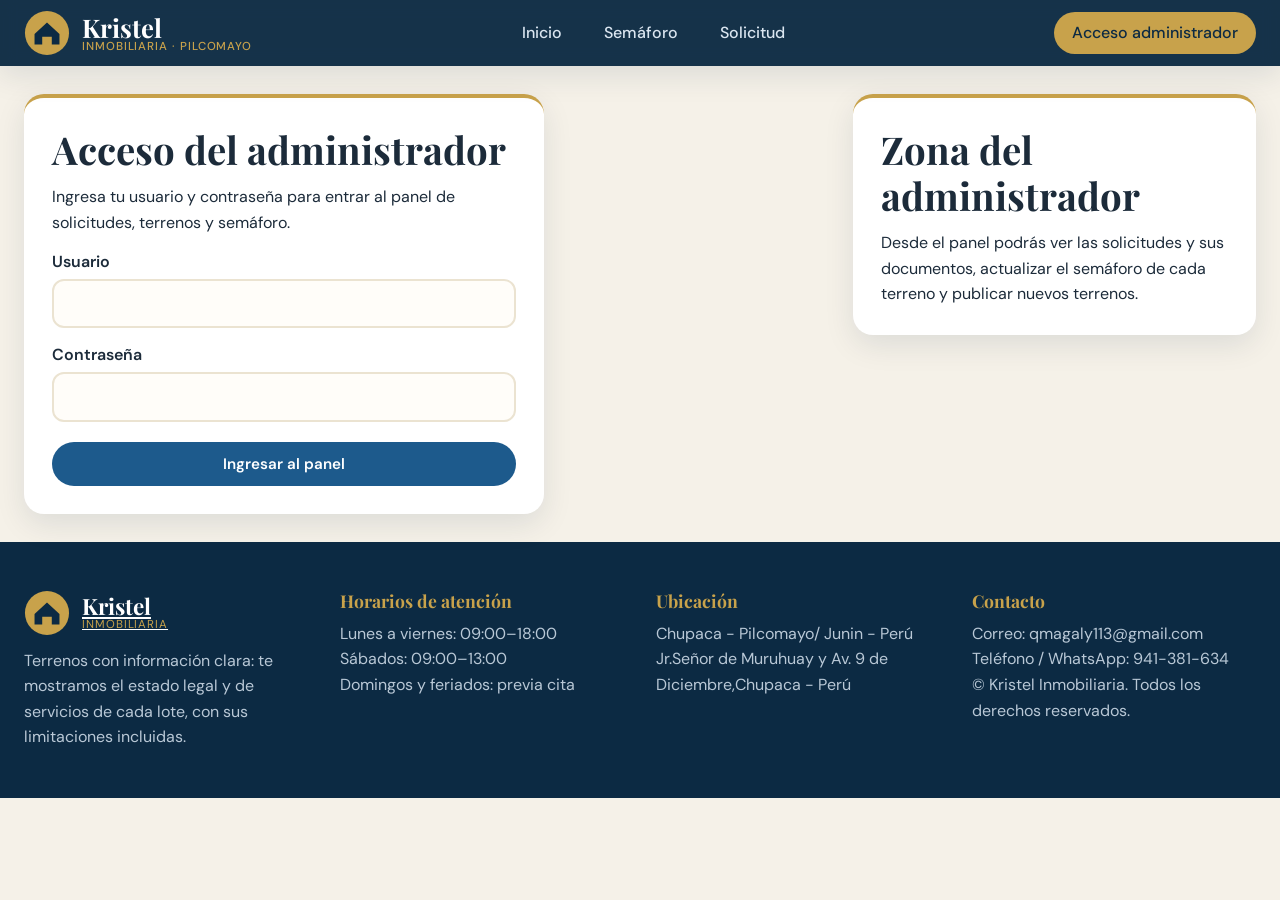
<file: admin.html>
<!doctype html>
<html lang="es">
  <head>
    <meta charset="UTF-8" />
    <meta name="viewport" content="width=device-width, initial-scale=1.0" />
    <title>Panel admin | Kristel Inmobiliaria</title>
    <link rel="preconnect" href="https://fonts.googleapis.com" />
    <link href="https://fonts.googleapis.com/css2?family=DM+Sans:wght@400;500;600;700&family=Playfair+Display:wght@600;700&display=swap" rel="stylesheet" />
    <!-- base.css = estilos comunes · admin.css = estilos solo de esta página -->
    <link rel="stylesheet" href="base.css" />
    <link rel="stylesheet" href="admin.css" />
  </head>
  <body>
    <!-- HEADER: parte superior de la web, con el nav dentro -->
    <header>
      <nav>
        <a class="marca" href="index.html">
          <svg class="logo" viewBox="0 0 48 48" aria-hidden="true"><circle cx="24" cy="24" r="23" fill="#c8a24b"/><path d="M11 25 24 13l13 12v11h-8v-8h-10v8h-8z" fill="#0c2a43"/></svg>
          <span class="marca-texto"><strong>Kristel</strong><small>Inmobiliaria · Pilcomayo</small></span>
        </a>
        <ul>
          <li><a class="activo" href="admin.html">Panel admin</a></li><li><a href="index.html">Ver la web</a></li>
        </ul>
        <ul>
          <li><button type="button" id="btn-salir" class="claro">Cerrar sesión</button></li>
        </ul>
      </nav>
    </header>

    <div class="contenedor">
      <main>
        <section>
          <article class="resumen">
            <div class="dato"><span>Solicitudes recibidas</span><strong id="n-solicitudes">0</strong></div>
            <div class="dato"><span>Solicitudes atendidas</span><strong id="n-atendidas">0</strong></div>
            <div class="dato"><span>Terrenos publicados</span><strong id="n-terrenos">0</strong></div>
            <div class="dato"><span>Totalmente verificados</span><strong id="n-verificados">0</strong></div>
          </article>

          <article>
            <h1>Solicitudes de clientes</h1>
            <div class="scroll">
              <table>
                <thead><tr><th>N°</th><th>Cliente</th><th>Terrenos</th><th>Atención</th><th>Documentos</th><th>Estado</th></tr></thead>
                <tbody id="tabla-solicitudes"></tbody>
              </table>
            </div>
          </article>

          <article>
            <h1>Terrenos publicados</h1>
            <div class="scroll">
              <table>
                <thead><tr><th>Terreno</th><th>Precio</th><th>Semáforo</th><th>Docs</th><th></th></tr></thead>
                <tbody id="tabla-terrenos"></tbody>
              </table>
            </div>
          </article>

          <article>
            <h1>Semáforo de un terreno</h1>
            <p>Cambia el color de cada rubro y anota el número de expediente y el plazo estimado. Se actualiza en la web al instante.</p>
            <form id="form-semaforo">
              <label for="sem-terreno">Terreno</label>
              <select id="sem-terreno"></select>
              <div id="filas-semaforo"></div>
              <button type="submit" class="dorado">Guardar semáforo</button>
            </form>
          </article>

          <article>
            <h1>Documentos de los terrenos</h1>
            <p>Sube el título, planos o constancias (PDF, JPG o PNG de hasta 1 MB). Los clientes podrán descargarlos desde el detalle del terreno.</p>
            <form id="form-doc" class="fila-form">
              <div><label for="doc-terreno">Terreno</label><select id="doc-terreno"></select></div>
              <div><label for="doc-titulo">Tipo de documento</label>
                <select id="doc-titulo">
                  <option>Título de propiedad</option><option>Plano perimétrico</option>
                  <option>Certificado de parámetros urbanísticos</option><option>Constancia de agua</option>
                  <option>Constancia de luz</option><option>Constancia de desagüe</option><option>Otro</option>
                </select></div>
              <div style="grid-column:1/-1"><label for="doc-archivo">Archivo</label>
                <input type="file" id="doc-archivo" accept=".pdf,.jpg,.jpeg,.png" required /></div>
              <button type="submit" class="dorado">Subir documento</button>
            </form>
            <div class="scroll">
              <table>
                <thead><tr><th>Terreno</th><th>Documento</th><th></th></tr></thead>
                <tbody id="tabla-docs"></tbody>
              </table>
            </div>
          </article>
        </section>
      </main>

      <aside>
        <article>
          <h1>Añadir terreno</h1>
          <p>El terreno aparecerá en la página principal con todo el semáforo en rojo, hasta que lo actualices.</p>
          <form id="form-terreno">
            <label for="t-nombre">Nombre del terreno</label>
            <input type="text" id="t-nombre" required />
            <label for="t-categoria">Tipo</label>
            <select id="t-categoria"><option value="residencial">Residencial</option><option value="comercial">Comercial</option><option value="campestre">Campestre</option></select>
            <label for="t-area">Área (m²)</label>
            <input type="number" id="t-area" min="1" step="0.01" required />
            <label for="t-precio">Precio (S/.)</label>
            <input type="number" id="t-precio" min="1" step="0.01" required />
            <label for="t-ubicacion">Ubicación</label>
            <input type="text" id="t-ubicacion" value="Pilcomayo, Huancayo, Junín" required />
            <label for="t-descripcion">Descripción</label>
            <textarea id="t-descripcion" rows="3" required></textarea>
            <label for="t-limitaciones">Limitaciones (sé transparente)</label>
            <textarea id="t-limitaciones" rows="3" placeholder="Ej: no tiene desagüe aún"></textarea>
            <label for="t-imagen">Nombre de la imagen</label>
            <input type="text" id="t-imagen" placeholder="terreno5.jpg" />
            <small>Guarda la foto en <b>assets/terrenos/</b> y escribe aquí su nombre exacto.</small>
            <button type="submit">Guardar terreno</button>
          </form>
        </article>
      </aside>
    </div>

    <!-- FOOTER: contenido terciario -->
    <footer>
      <article>
        <a class="marca" href="index.html"><svg class="logo" viewBox="0 0 48 48" aria-hidden="true"><circle cx="24" cy="24" r="23" fill="#c8a24b"/><path d="M11 25 24 13l13 12v11h-8v-8h-10v8h-8z" fill="#0c2a43"/></svg><span class="marca-texto"><strong>Kristel</strong><small>Inmobiliaria</small></span></a>
        <p style="margin-top:12px">Terrenos con información clara: te mostramos el estado legal y de servicios de cada lote, con sus limitaciones incluidas.</p>
      </article>
      <article>
        <h2>Horarios de atención</h2>
        <p>Lunes a viernes: 09:00–18:00</p>
        <p>Sábados: 09:00–13:00</p>
        <p>Domingos y feriados: previa cita</p>
      </article>
      <article>
        <h2>Ubicación</h2>
        <p>Chupaca - Pilcomayo/ Junin - Perú</p>
        <p>Jr.Señor de Muruhuay y Av. 9 de Diciembre,Chupaca - Perú</p>
      </article>
      <article>
        <h2>Contacto</h2>
        <p>Correo: qmagaly113@gmail.com</p>
        <p>Teléfono / WhatsApp: 941-381-634</p>
        <p>&copy; Kristel Inmobiliaria. Todos los derechos reservados.</p>
      </article>
    <script src="datos.js"></script>
    <script src="admin.js"></script>
  </body>
</html>
</file>
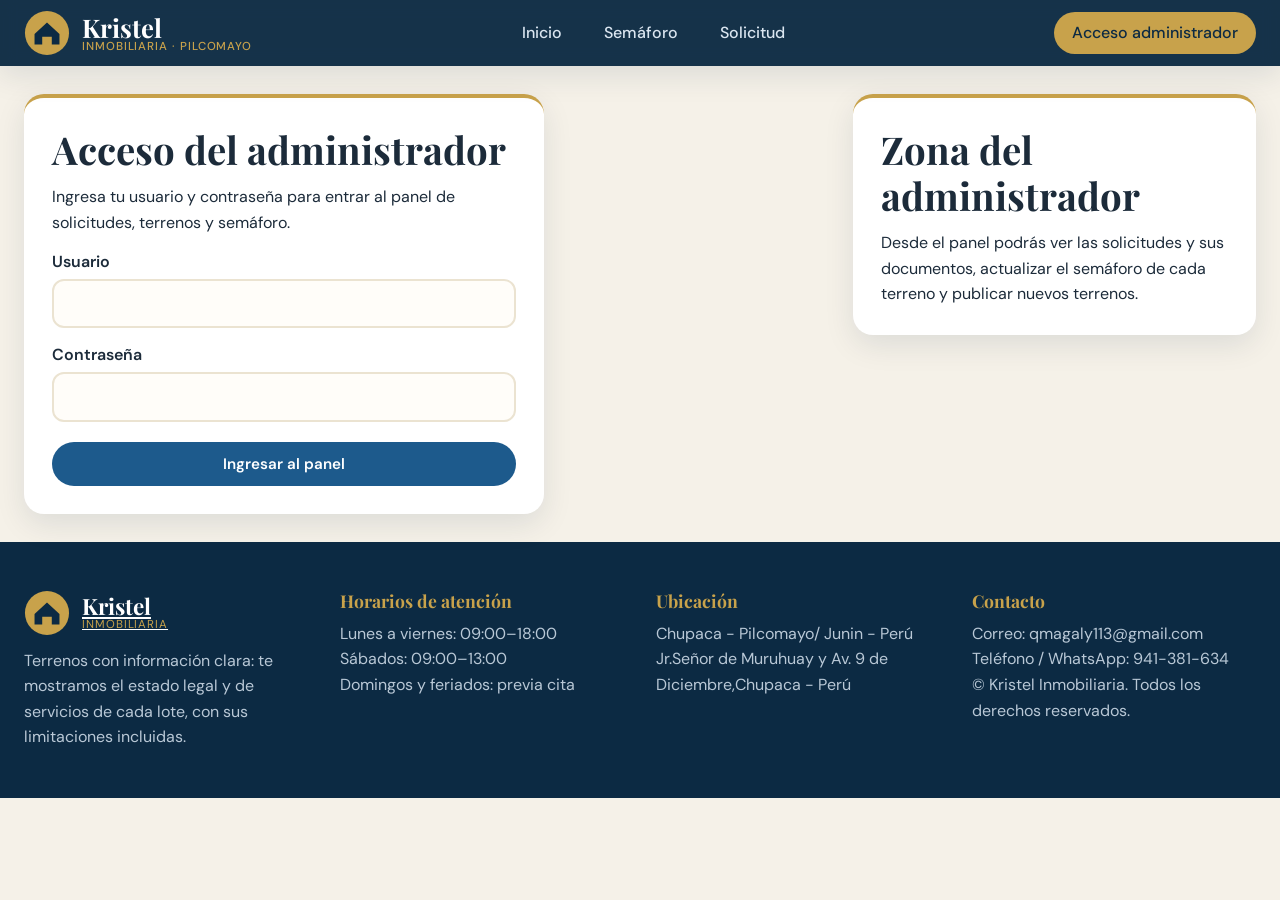
<file: ingreso.html>
<!doctype html>
<html lang="es">
  <head>
    <meta charset="UTF-8" />
    <meta name="viewport" content="width=device-width, initial-scale=1.0" />
    <title>Ingreso | Kristel Inmobiliaria</title>
    <link rel="preconnect" href="https://fonts.googleapis.com" />
    <link href="https://fonts.googleapis.com/css2?family=DM+Sans:wght@400;500;600;700&family=Playfair+Display:wght@600;700&display=swap" rel="stylesheet" />
    <!-- base.css = estilos comunes · ingreso.css = estilos solo de esta página -->
    <link rel="stylesheet" href="base.css" />
    <link rel="stylesheet" href="ingreso.css" />
  </head>
  <body>
    <!-- HEADER: parte superior de la web, con el nav dentro -->
    <header>
      <nav>
        <a class="marca" href="index.html">
          <svg class="logo" viewBox="0 0 48 48" aria-hidden="true"><circle cx="24" cy="24" r="23" fill="#c8a24b"/><path d="M11 25 24 13l13 12v11h-8v-8h-10v8h-8z" fill="#0c2a43"/></svg>
          <span class="marca-texto"><strong>Kristel</strong><small>Inmobiliaria · Pilcomayo</small></span>
        </a>
        <ul>
          <li><a href="index.html">Inicio</a></li><li><a href="semaforo.html">Semáforo</a></li><li><a href="solicitud.html">Solicitud</a></li>
        </ul>
        <ul>
          <li><a class="activo" href="ingreso.html">Acceso administrador</a></li>
        </ul>
      </nav>
    </header>

    <div class="contenedor">
      <main>
        <section>
          <article class="login">
            <h1>Acceso del administrador</h1>
            <p>Ingresa tu usuario y contraseña para entrar al panel de solicitudes, terrenos y semáforo.</p>
            <form id="form-login">
              <label for="correo">Usuario</label>
              <input type="text" id="correo" autocomplete="username" required />
              <label for="clave">Contraseña</label>
              <input type="password" id="clave" autocomplete="current-password" required />
              <p id="error" class="error" hidden>Usuario o contraseña incorrectos. Revisa los datos e inténtalo de nuevo.</p>
              <button type="submit">Ingresar al panel</button>
            </form>
          </article>
        </section>
      </main>
      <aside>
        <article>
          <h1>Zona del administrador</h1>
          <p>Desde el panel podrás ver las solicitudes y sus documentos, actualizar el semáforo de cada terreno y publicar nuevos terrenos.</p>
        </article>
      </aside>
    </div>

    <!-- FOOTER: contenido terciario -->
    <footer>
      <article>
        <a class="marca" href="index.html"><svg class="logo" viewBox="0 0 48 48" aria-hidden="true"><circle cx="24" cy="24" r="23" fill="#c8a24b"/><path d="M11 25 24 13l13 12v11h-8v-8h-10v8h-8z" fill="#0c2a43"/></svg><span class="marca-texto"><strong>Kristel</strong><small>Inmobiliaria</small></span></a>
        <p style="margin-top:12px">Terrenos con información clara: te mostramos el estado legal y de servicios de cada lote, con sus limitaciones incluidas.</p>
      </article>
      <article>
        <h2>Horarios de atención</h2>
        <p>Lunes a viernes: 09:00–18:00</p>
        <p>Sábados: 09:00–13:00</p>
        <p>Domingos y feriados: previa cita</p>
      </article>
      <article>
        <h2>Ubicación</h2>
        <p>Chupaca - Pilcomayo/ Junin - Perú</p>
        <p>Jr.Señor de Muruhuay y Av. 9 de Diciembre,Chupaca - Perú</p>
      </article>
      <article>
        <h2>Contacto</h2>
        <p>Correo: qmagaly113@gmail.com</p>
        <p>Teléfono / WhatsApp: 941-381-634</p>
        <p>&copy; Kristel Inmobiliaria. Todos los derechos reservados.</p>
      </article>
    </footer>
    <script src="datos.js"></script>
    <script src="ingreso.js"></script>
  </body>
</html>
</file>
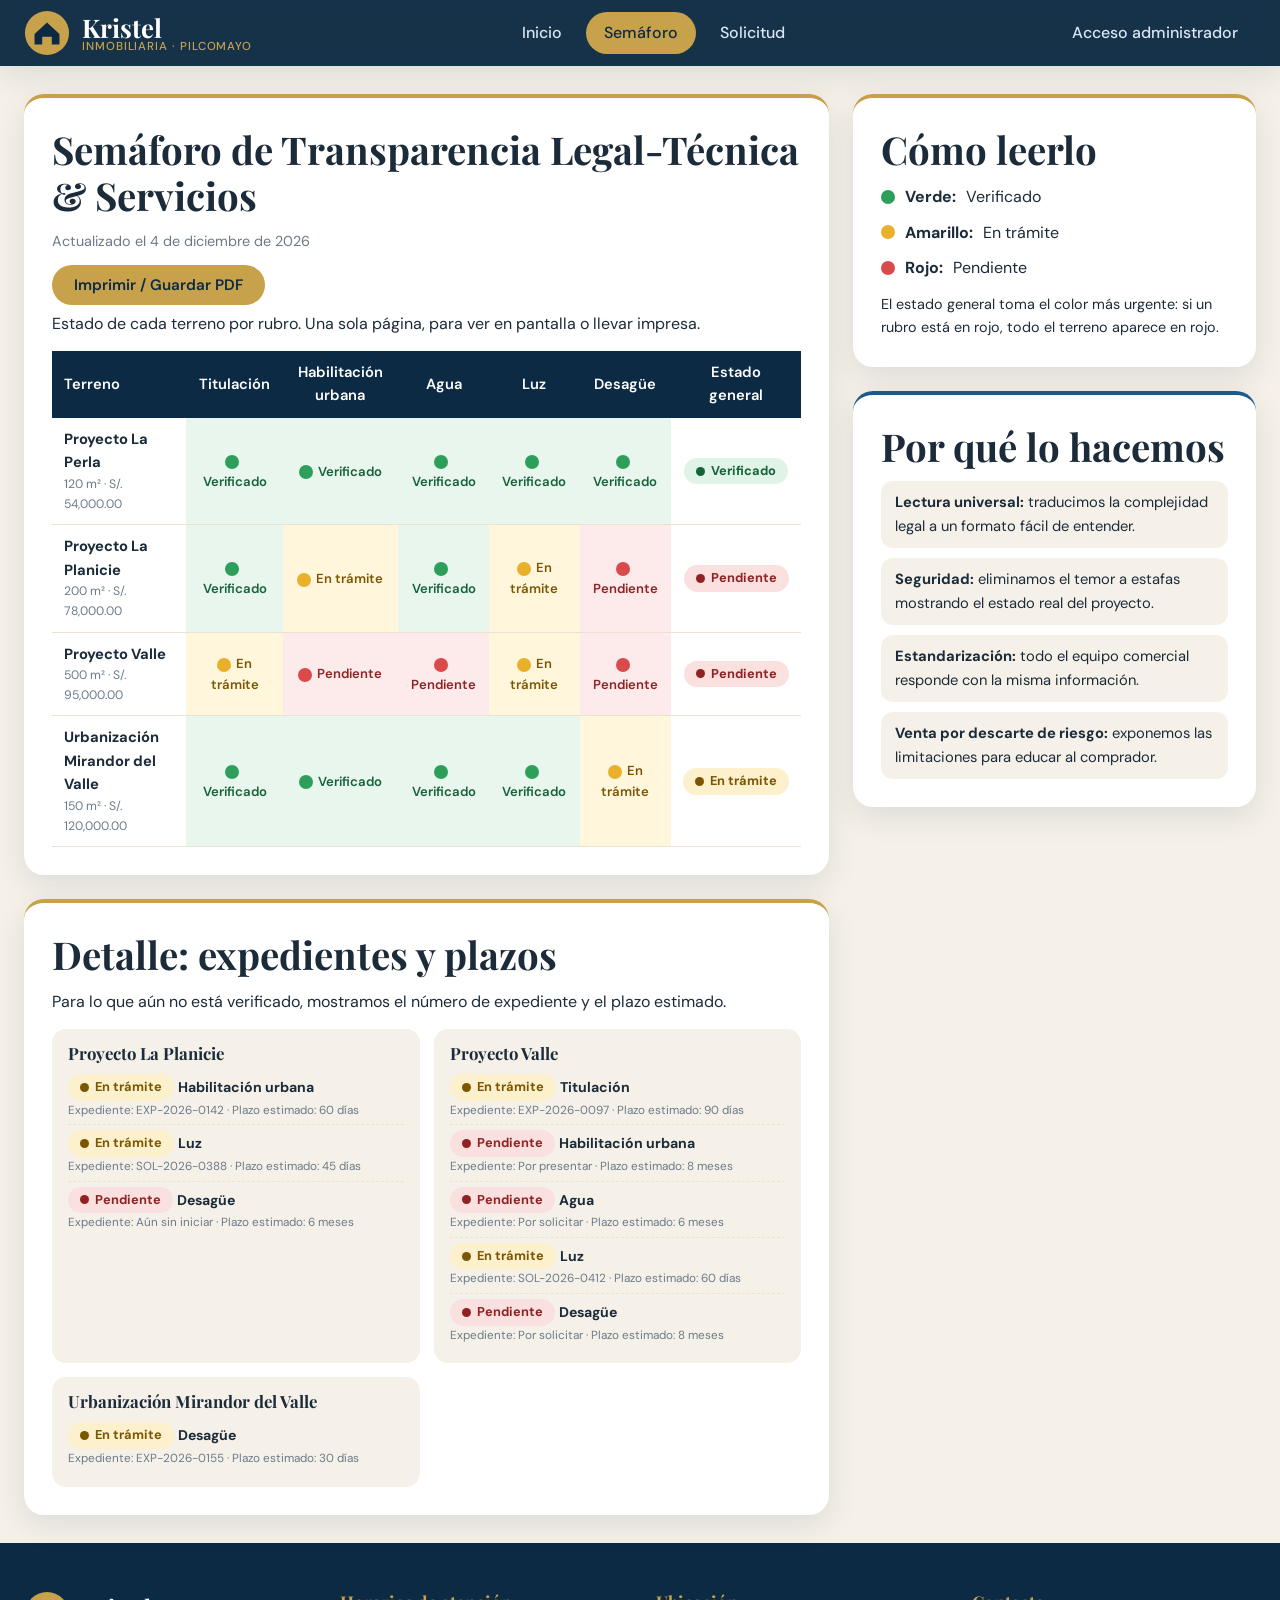
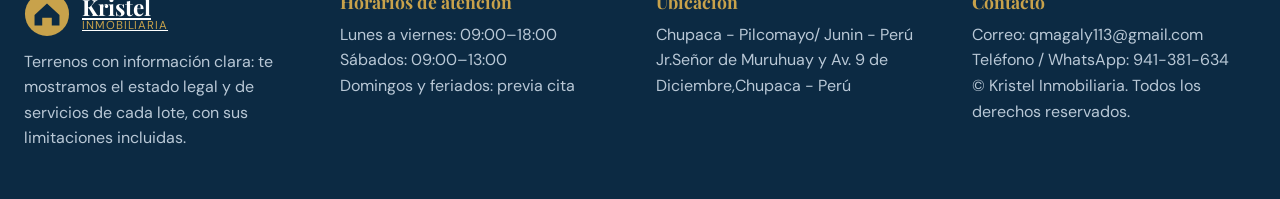
<file: semaforo.html>
<!doctype html>
<html lang="es">
  <head>
    <meta charset="UTF-8" />
    <meta name="viewport" content="width=device-width, initial-scale=1.0" />
    <title>Semáforo de transparencia | Kristel Inmobiliaria</title>
    <link rel="preconnect" href="https://fonts.googleapis.com" />
    <link href="https://fonts.googleapis.com/css2?family=DM+Sans:wght@400;500;600;700&family=Playfair+Display:wght@600;700&display=swap" rel="stylesheet" />
    <!-- base.css = estilos comunes · semaforo.css = estilos solo de esta página -->
    <link rel="stylesheet" href="base.css" />
    <link rel="stylesheet" href="semaforo.css" />
  </head>
  <body>
    <!-- HEADER: parte superior de la web, con el nav dentro -->
    <header>
      <nav>
        <a class="marca" href="index.html">
          <svg class="logo" viewBox="0 0 48 48" aria-hidden="true"><circle cx="24" cy="24" r="23" fill="#c8a24b"/><path d="M11 25 24 13l13 12v11h-8v-8h-10v8h-8z" fill="#0c2a43"/></svg>
          <span class="marca-texto"><strong>Kristel</strong><small>Inmobiliaria · Pilcomayo</small></span>
        </a>
        <ul>
          <li><a href="index.html">Inicio</a></li><li><a class="activo" href="semaforo.html">Semáforo</a></li><li><a href="solicitud.html">Solicitud</a></li>
        </ul>
        <ul>
          <li><a href="ingreso.html">Acceso administrador</a></li>
        </ul>
      </nav>
    </header>

    <div class="contenedor">
      <main>
        <section>
          <article>
            <div class="barra-dash">
              <div><h1>Semáforo de Transparencia Legal-Técnica &amp; Servicios</h1><p class="fecha-dash" id="fecha"></p></div>
              <button type="button" id="btn-imprimir" class="dorado no-imprimir">Imprimir / Guardar PDF</button>
            </div>
            <p>Estado de cada terreno por rubro. Una sola página, para ver en pantalla o llevar impresa.</p>
            <div class="scroll">
              <table class="tabla-sem">
                <thead><tr><th>Terreno</th><th>Titulación</th><th>Habilitación urbana</th><th>Agua</th><th>Luz</th><th>Desagüe</th><th>Estado general</th></tr></thead>
                <tbody id="tabla-semaforo"></tbody>
              </table>
            </div>
          </article>

          <article>
            <h1>Detalle: expedientes y plazos</h1>
            <p>Para lo que aún no está verificado, mostramos el número de expediente y el plazo estimado.</p>
            <div id="detalle-exp" class="detalle-grid"></div>
          </article>
        </section>
      </main>

      <aside>
        <article>
          <h1>Cómo leerlo</h1>
          <ul class="leyenda-v">
            <li><span class="punto verde"></span> <strong>Verde:</strong> Verificado</li>
            <li><span class="punto amarillo"></span> <strong>Amarillo:</strong> En trámite</li>
            <li><span class="punto rojo"></span> <strong>Rojo:</strong> Pendiente</li>
          </ul>
          <p style="margin-top:12px;font-size:.9rem">El estado general toma el color más urgente: si un rubro está en rojo, todo el terreno aparece en rojo.</p>
        </article>
        <article>
          <h1>Por qué lo hacemos</h1>
          <ul class="beneficios">
            <li><strong>Lectura universal:</strong> traducimos la complejidad legal a un formato fácil de entender.</li>
            <li><strong>Seguridad:</strong> eliminamos el temor a estafas mostrando el estado real del proyecto.</li>
            <li><strong>Estandarización:</strong> todo el equipo comercial responde con la misma información.</li>
            <li><strong>Venta por descarte de riesgo:</strong> exponemos las limitaciones para educar al comprador.</li>
          </ul>
        </article>
      </aside>
    </div>

    <!-- FOOTER: contenido terciario -->
    <footer>
      <article>
        <a class="marca" href="index.html"><svg class="logo" viewBox="0 0 48 48" aria-hidden="true"><circle cx="24" cy="24" r="23" fill="#c8a24b"/><path d="M11 25 24 13l13 12v11h-8v-8h-10v8h-8z" fill="#0c2a43"/></svg><span class="marca-texto"><strong>Kristel</strong><small>Inmobiliaria</small></span></a>
        <p style="margin-top:12px">Terrenos con información clara: te mostramos el estado legal y de servicios de cada lote, con sus limitaciones incluidas.</p>
      </article>
      <article>
        <h2>Horarios de atención</h2>
        <p>Lunes a viernes: 09:00–18:00</p>
        <p>Sábados: 09:00–13:00</p>
        <p>Domingos y feriados: previa cita</p>
      </article>
      <article>
        <h2>Ubicación</h2>
        <p>Chupaca - Pilcomayo/ Junin - Perú</p>
        <p>Jr.Señor de Muruhuay y Av. 9 de Diciembre,Chupaca - Perú</p>
      </article>
      <article>
        <h2>Contacto</h2>
        <p>Correo: qmagaly113@gmail.com</p>
        <p>Teléfono / WhatsApp: 941-381-634</p>
        <p>&copy; Kristel Inmobiliaria. Todos los derechos reservados.</p>
      </article>
    </footer>
    <script src="datos.js"></script>
    <script src="semaforo.js"></script>
  </body>
</html>
</file>
<file: base.css>
/* ============================================================
   base.css → estilos comunes de TODAS las páginas de Kristel:
   colores, tipografía, header/nav, footer, botones, formularios,
   etiquetas del semáforo y la estructura HTML5
   (header → .contenedor[main + aside] → footer).
   ============================================================ */

:root {
  /* Paleta inmobiliaria: azul marino (confianza) + dorado (calidad) + arena (calidez) */
  --marino:#0c2a43;      /* header, footer y títulos fuertes */
  --azul:#1d5a8c;        /* botones principales */
  --dorado:#c8a24b;      /* detalles y botón destacado */
  --dorado-osc:#a98532;
  --arena:#f5f1e8;       /* fondo general */
  --crema:#ebe3d1;       /* bordes y fondos suaves */
  --texto:#1c2b3a;
  --gris:#6b7a89;
  /* Colores del SEMÁFORO */
  --verde:#2e9e5b;       /* Verificado */
  --amarillo:#e9b02b;    /* En trámite */
  --rojo:#d94a4a;        /* Pendiente */
  --sombra:0 10px 30px rgba(12,42,67,.10);
}

* { margin:0; padding:0; box-sizing:border-box; }
html { scroll-behavior:smooth; }
body { font-family:"DM Sans","Segoe UI",sans-serif; background:var(--arena); color:var(--texto); line-height:1.6; }
h1,h2,h3,h4,h5 { font-family:"Playfair Display",Georgia,serif; line-height:1.2; }
h1 { font-size:clamp(1.7rem,3.2vw,2.4rem); margin-bottom:12px; }
img { max-width:100%; }
[hidden] { display:none !important; }
.vacio { color:#8c97a3; font-style:italic; list-style:none; }

/* ---------- HEADER + NAV ---------- */
header { background:rgba(12,42,67,.96); backdrop-filter:blur(8px); position:sticky; top:0; z-index:20; box-shadow:var(--sombra); }
nav { display:grid; grid-template-columns:auto 1fr auto; align-items:center; gap:16px; max-width:1300px; margin:0 auto; padding:10px 24px; }
.marca { display:flex; align-items:center; gap:12px; }
.logo { width:46px; height:46px; }
.marca-texto { display:flex; flex-direction:column; line-height:1.1; }
.marca-texto strong { font-family:"Playfair Display",serif; font-size:1.6rem; color:#fff; }
.marca-texto small { color:var(--dorado); font-size:.72rem; letter-spacing:.08em; text-transform:uppercase; }
nav ul { list-style:none; display:flex; justify-content:center; gap:6px; }
nav a { display:block; padding:8px 18px; border-radius:999px; text-decoration:none; color:#dbe6f0; font-weight:500; transition:.2s; }
nav a:hover, nav a.activo { background:var(--dorado); color:var(--marino); }
nav a.marca { padding:0; background:none; }

/* ---------- CONTENEDOR: main (principal) + aside (secundario) ---------- */
.contenedor { display:grid; grid-template-columns:minmax(0,2fr) minmax(290px,1fr); gap:24px; align-items:start; max-width:1300px; margin:0 auto; padding:28px 24px; }
main section, aside { display:flex; flex-direction:column; gap:24px; }
main article, aside article { background:#fff; border-radius:20px; padding:28px; box-shadow:var(--sombra); border-top:4px solid var(--dorado); }
aside article:nth-child(even) { border-top-color:var(--azul); }

/* ---------- FOOTER ---------- */
footer { background:var(--marino); color:#b9c8d6; display:grid; grid-template-columns:repeat(auto-fit,minmax(220px,1fr)); gap:32px; padding:48px max(24px,calc((100% - 1252px)/2)); }
footer h2 { color:var(--dorado); font-size:1.1rem; margin-bottom:10px; }
footer .marca-texto strong { font-size:1.4rem; }
footer a { color:#fff; }

/* ---------- BOTONES y FORMULARIOS ---------- */
button { cursor:pointer; border:0; border-radius:999px; padding:10px 22px; background:var(--azul); color:#fff; font:600 .95rem "DM Sans",sans-serif; transition:.2s; }
button:hover { background:var(--marino); transform:translateY(-2px); }
button.dorado { background:var(--dorado); color:var(--marino); }
button.dorado:hover { background:var(--dorado-osc); color:#fff; }
button.claro { background:var(--crema); color:var(--marino); }
button.claro:hover, button.claro.activo { background:var(--dorado); color:var(--marino); }
label { display:block; font-weight:600; margin:14px 0 4px; }
input, select, textarea { width:100%; padding:10px 14px; border:2px solid var(--crema); border-radius:12px; font:inherit; background:#fffdf9; color:var(--texto); }
input:focus, select:focus, textarea:focus, button:focus-visible, a:focus-visible { outline:3px solid var(--dorado); outline-offset:2px; }

/* ---------- SEMÁFORO: punto y etiqueta (se usan en index, semáforo, solicitud y admin) ---------- */
.punto { display:inline-block; width:14px; height:14px; border-radius:50%; background:#c4ccd4; vertical-align:middle; }
.punto.verde { background:var(--verde); }
.punto.amarillo { background:var(--amarillo); }
.punto.rojo { background:var(--rojo); }
.puntos { display:inline-flex; gap:5px; align-items:center; }
.etiqueta { display:inline-flex; align-items:center; gap:6px; padding:3px 12px; border-radius:999px; font-size:.8rem; font-weight:700; white-space:nowrap; }
.etiqueta::before { content:""; width:9px; height:9px; border-radius:50%; background:currentColor; }
.etiqueta.verde { background:#dff3e6; color:#17623a; }
.etiqueta.amarillo { background:#fdf0cc; color:#7a5600; }
.etiqueta.rojo { background:#fbe0e0; color:#8f2222; }

/* ---------- RESPONSIVE ---------- */
@media (max-width:900px) { .contenedor { grid-template-columns:1fr; } }
@media (max-width:700px) {
  nav { grid-template-columns:1fr; justify-items:center; }
  nav ul { flex-wrap:wrap; }
}
</file>
<file: admin.css>
/* admin.css → estilos SOLO del panel de administración */
.resumen { display:grid; grid-template-columns:repeat(auto-fit,minmax(150px,1fr)); gap:16px; background:var(--marino) !important; }
.dato { background:rgba(255,255,255,.09); border-radius:14px; padding:18px; color:#cfdce8; }
.dato span { display:block; font-size:.9rem; }
.dato strong { font-family:"Playfair Display",serif; font-size:2rem; color:#fff; }

.scroll { overflow-x:auto; margin-top:14px; }
table { width:100%; border-collapse:collapse; font-size:.92rem; }
th { text-align:left; background:var(--arena); padding:10px 12px; font-weight:600; }
td { padding:10px 12px; border-bottom:1px solid var(--crema); vertical-align:top; }
tbody tr:hover { background:#fffbf1; }
td small { color:var(--gris); display:block; }
td a { color:var(--azul); font-weight:600; display:block; }
td button { padding:5px 14px; margin-top:6px; font-size:.85rem; }
.estado { display:inline-block; padding:3px 12px; border-radius:999px; font-size:.85rem; font-weight:600; }
.estado.pendiente { background:#fdf0cc; color:#7a5600; }
.estado.atendida { background:#dff3e6; color:#17623a; }
button.peligro { background:transparent; color:var(--rojo); border:1px solid var(--rojo); }
button.peligro:hover { background:var(--rojo); color:#fff; }

.fila-form { display:grid; grid-template-columns:1fr 1fr auto; gap:14px; align-items:end; }
.fila-form button { margin-bottom:2px; }
.fila-sem { display:grid; grid-template-columns:130px 150px 1fr 1fr; gap:10px; align-items:center; padding:8px 0; border-bottom:1px dashed var(--crema); }
article > form > button, aside form button { width:100%; margin-top:18px; }
aside small { display:block; margin-top:4px; color:var(--gris); }
aside article { position:sticky; top:100px; }
@media (max-width:700px) { .fila-form, .fila-sem { grid-template-columns:1fr; } }
</file>
<file: ingreso.css>
/* ingreso.css → estilos SOLO del login */
.login { max-width:520px; }
.login form button { width:100%; margin-top:20px; padding:12px; }
.error { color:#8f2222; background:#fbe0e0; padding:10px 14px; border-radius:10px; margin-top:14px; }
</file>
<file: semaforo.css>
/* semaforo.css → estilos SOLO del dashboard de 1 página (pantalla e impresión) */
.barra-dash { display:flex; flex-wrap:wrap; justify-content:space-between; align-items:center; gap:12px; margin-bottom:6px; }
.fecha-dash { color:var(--gris); font-size:.9rem; }
.scroll { overflow-x:auto; margin-top:14px; }
.tabla-sem { width:100%; border-collapse:collapse; font-size:.92rem; min-width:640px; }
.tabla-sem th { background:var(--marino); color:#fff; padding:10px 12px; text-align:center; font-weight:600; }
.tabla-sem th:first-child, .tabla-sem td:first-child { text-align:left; }
.tabla-sem td { padding:10px 12px; border-bottom:1px solid var(--crema); text-align:center; }
.tabla-sem td:first-child small { display:block; color:var(--gris); }
.celda { font-weight:600; font-size:.82rem; }
.celda.verde { background:#e8f6ee; color:#17623a; }
.celda.amarillo { background:#fff6dc; color:#7a5600; }
.celda.rojo { background:#fdeaea; color:#8f2222; }
.celda .punto { margin-right:5px; }

.detalle-grid { display:grid; grid-template-columns:repeat(auto-fit,minmax(260px,1fr)); gap:14px; margin-top:14px; }
.exp-card { background:var(--arena); border-radius:14px; padding:14px 16px; }
.exp-card h3 { font-size:1.05rem; margin-bottom:6px; }
.exp-card ul { list-style:none; }
.exp-card li { font-size:.88rem; padding:5px 0; border-bottom:1px dashed var(--crema); }
.exp-card li:last-child { border-bottom:0; }
.exp-card small { color:var(--gris); display:block; }

.beneficios { list-style:none; display:grid; gap:10px; margin-top:10px; }
.beneficios li { background:var(--arena); border-radius:12px; padding:10px 14px; font-size:.92rem; }
.leyenda-v { list-style:none; display:grid; gap:10px; margin-top:10px; }
.leyenda-v li { display:flex; gap:10px; align-items:center; }

/* Al imprimir: solo el dashboard, en una página */
@media print {
  header, footer, .no-imprimir { display:none !important; }
  body { background:#fff; font-size:11px; }
  .contenedor { display:block; padding:0; max-width:none; }
  main section, aside { gap:10px; }
  main article, aside article { box-shadow:none; border:1px solid #ccc; padding:12px; margin-bottom:10px; break-inside:avoid; }
  * { -webkit-print-color-adjust:exact; print-color-adjust:exact; }
  .tabla-sem { min-width:0; }
}
</file>
